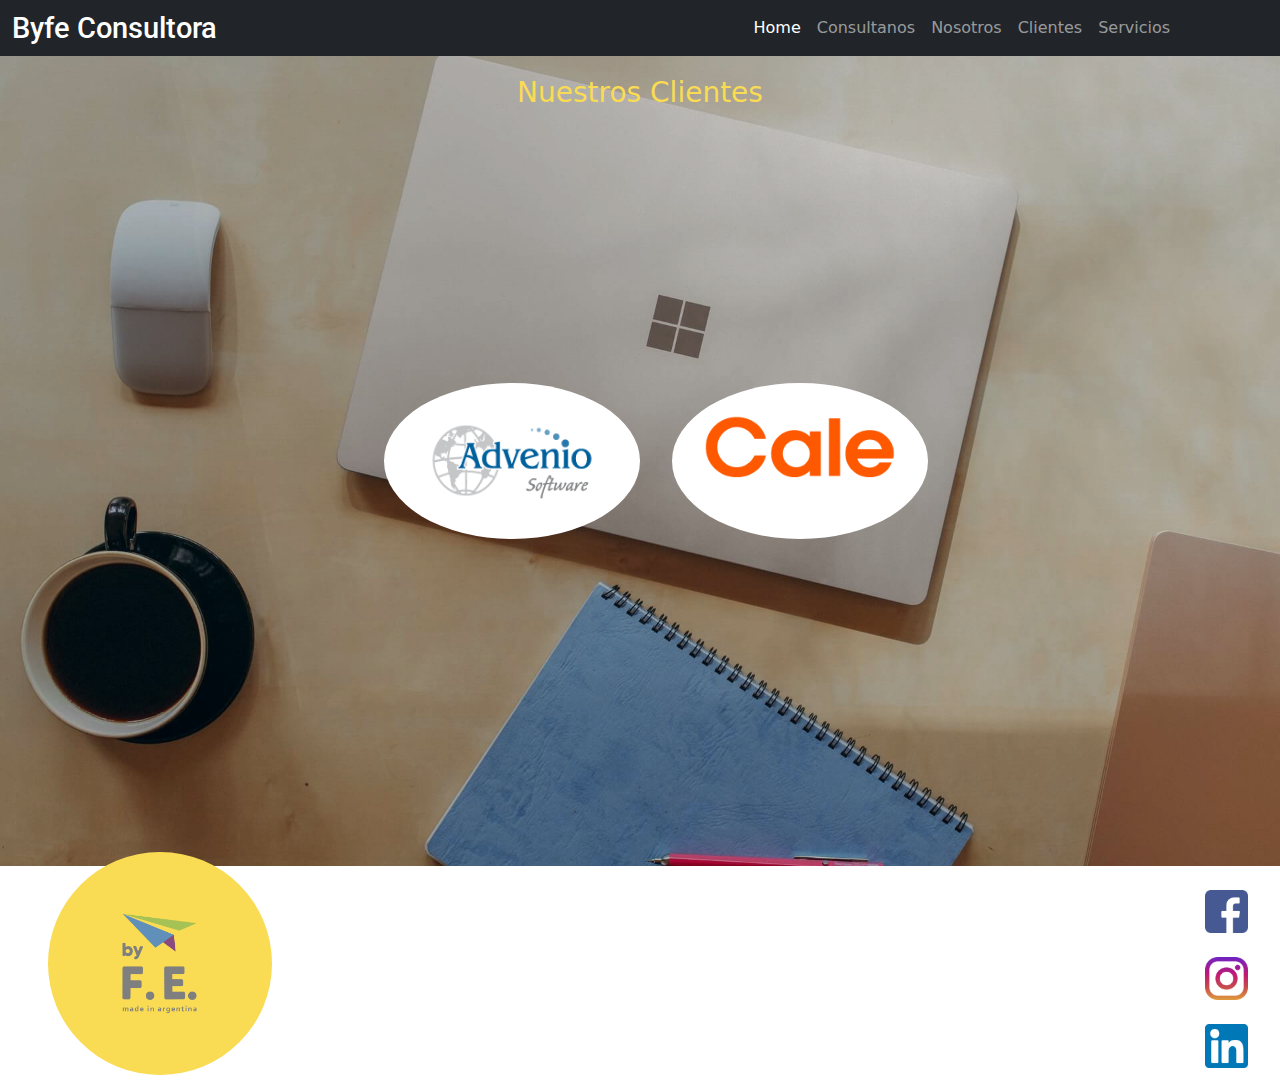
<file: clientes.html>
<!DOCTYPE html>
<html lang="es">
<head>
    <meta charset="UTF-8">
    <meta http-equiv="X-UA-Compatible" content="IE=edge">
    <meta name="viewport" content="width=device-width, initial-scale=1.0">
    <meta name="keywords" content= "asesoriamiento; migracion; viajes; emprendimiento" >
    <meta name="description" content="asesoria y gestion para radicar tu emprendimiento en cualquier parte del mundo">
    <title> Byfe Consultora Emprende en el exterior</title>
    <link rel="stylesheet" href="css/EstiloRecomp.css">
    <link rel="preconnect" href="https://fonts.gstatic.com">
    <link href="files/bootstrap-icons/bootstrap-icons.css" rel="stylesheet">
    <link href="files/bootstrap/css/bootstrap.css" rel="stylesheet">
    <link href="files/boxicons/css/boxicons.min.css" rel="stylesheet">
    <link href="https://fonts.googleapis.com/css2?family=Dela+Gothic+One&family=Roboto&display=swap" rel="stylesheet">
    <link href="https://cdn.jsdelivr.net/npm/bootstrap@5.0.0-beta3/dist/css/bootstrap.min.css" rel="stylesheet" integrity="sha384-eOJMYsd53ii+scO/bJGFsiCZc+5NDVN2yr8+0RDqr0Ql0h+rP48ckxlpbzKgwra6" crossorigin="anonymous">
    <link rel="stylesheet"  href="https://cdnjs.cloudflare.com/ajax/libs/animate.css/4.1.1/animate.min.css">
</head>
<body>
    
    <div class="containerGrid">
        <header>
            <nav class="navbar navbar-expand-lg navbar-dark bg-dark">
                <div class="container-fluid">
                    <a class="linkNav" href="index.html"> <h1 class="linkNav__titulo">Byfe Consultora</h1></a>
                    <button class="navbar-toggler" type="button" data-bs-toggle="collapse" data-bs-target="#navbarNav" aria-controls="navbarNav" aria-expanded="false" aria-label="Toggle navigation">
                    <span class="navbar-toggler-icon"></span>
                </button>
                <div class="collapse navbar-collapse" id="navbarNav">
                    <ul class="navbar-nav">
                        <li class="nav-item">
                            <a class="nav-link active" aria-current="page" href="index.html">Home</a>
                        </li>
                        <li class="nav-item">
                            <a class="nav-link" href="consultanos.html">Consultanos</a>
                        </li>
                        <li class="nav-item">
                            <a class="nav-link" href="nosotros.html">Nosotros</a>
                        </li>
                        <li class="nav-item">
                            <a class="nav-link" href="clientes.html">Clientes</a>
                        </li>
                        <li class="nav-item">
                            <a class="nav-link" href="servicios.html">Servicios</a>
                        </li>
                        </ul>
                    </div>
                </div>
            </nav>
    </header>
        <div class="banner">

            
            <div class="banner__contenido">
            
                <h3>Nuestros Clientes</h3>
                    <main class="nuestrosClientes" >
                
                        <div class="nuestrosClientes__Tarjetas"><img class="nuestrosClientes__img" src="files/Clientes/logoAdvenio.png" alt="Advenio"></div>
                        <div class="nuestrosClientes__Tarjetas"><img class="nuestrosClientes__img" src="files/Clientes/logoCale.png" alt="Cale Vial"></div>

                    </main>
            </div>

        

        </div>

        <footer class="footer">

        <ul class="footer__lista">
            <li class="footer__item"><a href="https://www.facebook.com/"><img class="footer__img" src="files/facebook.png" alt="Facebook"></a></li>
            <li class="footer__item"><a href="https://www.instagram.com/"><img class="footer__img" src="files/instagram.png" alt="instagram"></a></li>
            <li class="footer__item"><a href="https://www.linkedin.com/"><img class="footer__img" src="files/linkedin.png" alt="Linkedin"></a></li>
        </ul>

        <div class="logoFooter">

            <img class="logoFooter__img" src="files/Logo by F.E. (final) -01 (1).png" alt="">
        </div>
        
        </footer>
    </div>







    <script src="https://cdn.jsdelivr.net/npm/bootstrap@5.0.0-beta3/dist/js/bootstrap.bundle.min.js" integrity="sha384-JEW9xMcG8R+pH31jmWH6WWP0WintQrMb4s7ZOdauHnUtxwoG2vI5DkLtS3qm9Ekf" crossorigin="anonymous"></script>
</body>
</html>
</file>
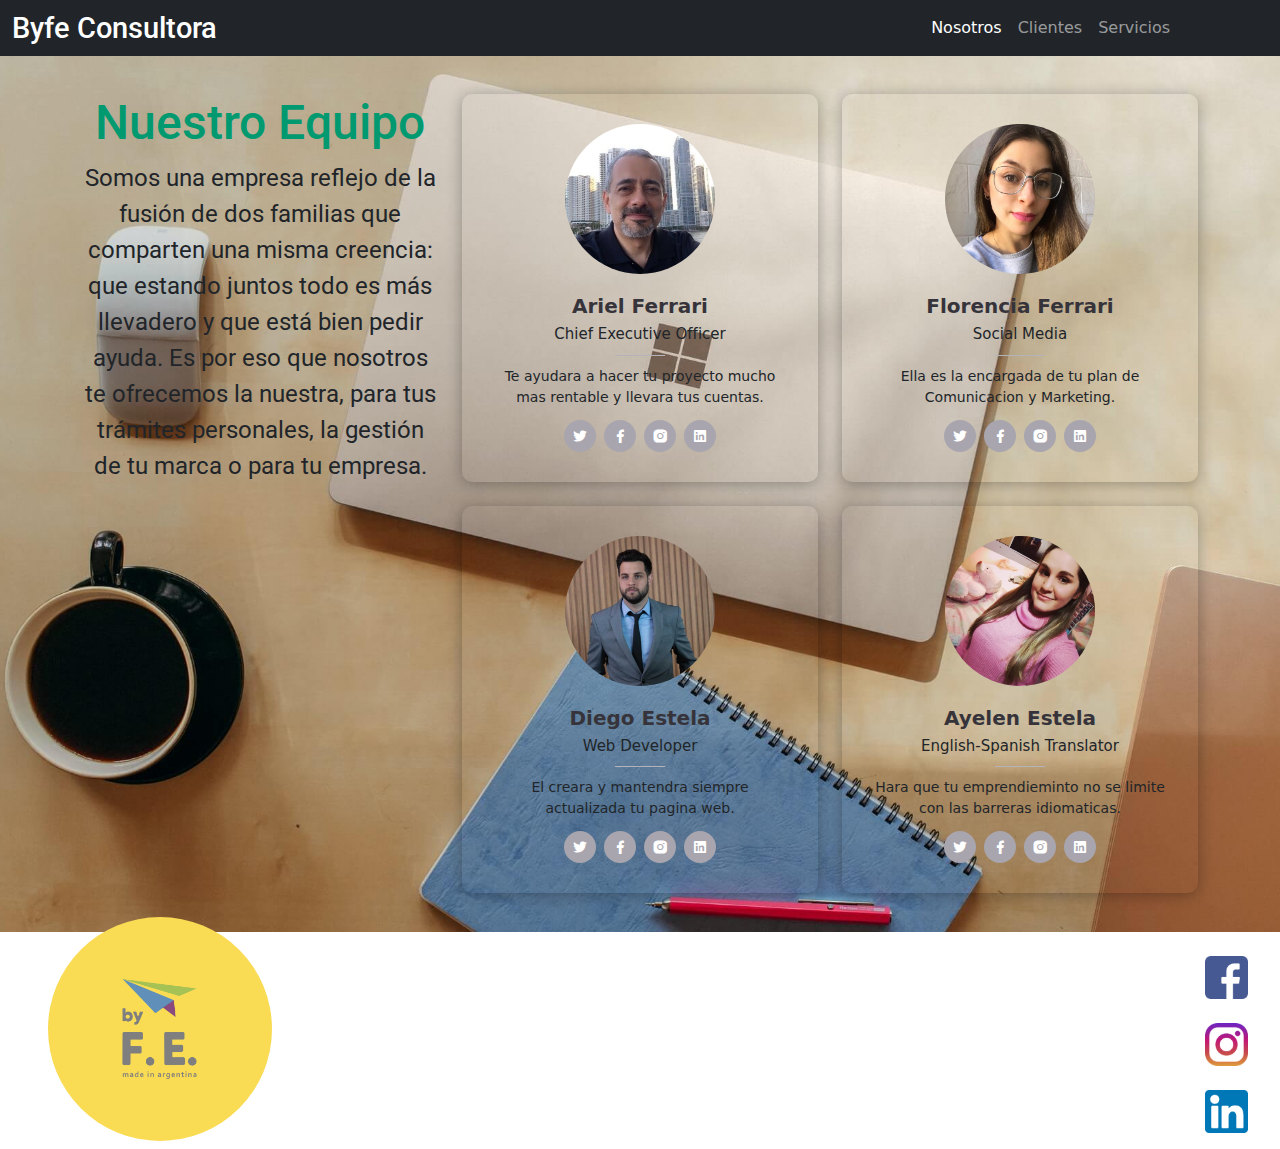
<file: nosotros.html>
<!DOCTYPE html>
<html lang="es">
<head>
  <meta charset="UTF-8">
  <meta http-equiv="X-UA-Compatible" content="IE=edge">
  <meta name="viewport" content="width=device-width, initial-scale=1.0">
  <meta name="keywords" content= "asesoriamiento; migracion; viajes; emprendimiento" >
  <meta name="description" content="asesoria y gestion para radicar tu emprendimiento en cualquier parte del mundo">
  <title> Byfe Consultora Emprende en el exterior</title>
  <link rel="stylesheet" href="css/EstiloRecomp.css">
  <link rel="preconnect" href="https://fonts.gstatic.com">
  <link href="files/bootstrap-icons/bootstrap-icons.css" rel="stylesheet">
  <link rel="stylesheet" href="files/remixicon/remixicon.css">
  <link href="files/bootstrap/css/bootstrap.css" rel="stylesheet">
  <link href="files/boxicons/css/boxicons.min.css" rel="stylesheet">
  <link href="https://fonts.googleapis.com/css2?family=Dela+Gothic+One&family=Roboto&display=swap" rel="stylesheet">
  <link href="https://cdn.jsdelivr.net/npm/bootstrap@5.0.0-beta3/dist/css/bootstrap.min.css" rel="stylesheet" integrity="sha384-eOJMYsd53ii+scO/bJGFsiCZc+5NDVN2yr8+0RDqr0Ql0h+rP48ckxlpbzKgwra6" crossorigin="anonymous">
  <link rel="stylesheet"  href="https://cdnjs.cloudflare.com/ajax/libs/animate.css/4.1.1/animate.min.css">
<body>
    
    <div class="containerGridconsul">
    
        <header>
            <nav class="navbar navbar-expand-lg navbar-dark bg-dark">
                <div class="container-fluid">
                <a class="linkNav" href="index.html"> <h1 class="linkNav__titulo">Byfe Consultora</h1></a>
                    <button class="navbar-toggler" type="button" data-bs-toggle="collapse" data-bs-target="#navbarNav" aria-controls="navbarNav" aria-expanded="false" aria-label="Toggle navigation">
                    <span class="navbar-toggler-icon"></span>
                    </button>
                    <div class="collapse navbar-collapse" id="navbarNav">
                        <ul class="navbar-nav">
                            <li class="nav-item">
                            <a class="nav-link active" aria-current="page" href="nosotros.html">Nosotros</a>
                            </li>
                            <li class="nav-item">
                            <a class="nav-link" href="clientes.html">Clientes</a>
                            </li>
                            <li class="nav-item">
                            <a class="nav-link" href="servicios.html">Servicios</a>
                            </li>
                        </ul>
                    </div>
                </div>
            </nav>
        </header>

        
        <section id="team" class="team">
            <div class="container">
      
              <div class="row">
                <div class="col-lg-4">
                  <div class="section-title" data-aos="fade-right">
                    <h2 class="tituloNosotros" >Nuestro Equipo</h2>
                    <p class="textoNosotros" >Somos una empresa reflejo de la fusión de dos familias que comparten una misma creencia: que estando juntos todo es más llevadero y que está bien pedir ayuda. Es por eso que nosotros te ofrecemos la nuestra, para tus trámites personales, la gestión de  tu marca o para tu empresa.</p>
                  </div>
                </div>
                <div class="col-lg-8">
                  <div class="row">
      
                    <div class="col-lg-6">
                      <div class="member" data-aos="zoom-in" data-aos-delay="100">
                        <div class="pic"><img src="files/Equipo/arielFerrari.jpeg" class="img-fluid" alt=""></div>
                        <div class="member-info">
                          <h4>Ariel Ferrari</h4>
                          <span>Chief Executive Officer</span>
                          <p>Te ayudara a hacer tu proyecto mucho mas rentable y llevara tus cuentas.</p>
                          <div class="social">
                            <a href=""><i class="ri-twitter-fill"></i></a>
                            <a href="https://www.facebook.com/ariel.ferrari"><i class="ri-facebook-fill"></i></a>
                            <a href="https://www.instagram.com/arielferrari/?hl=es-la"><i class="ri-instagram-fill"></i></a>
                            <a href="https://www.linkedin.com/in/ariel-horacio-ferrari-363823/"><i class="ri-linkedin-box-fill"></i> </a>
                          </div>
                        </div>
                      </div>
                    </div>
      
                    <div class="col-lg-6 mt-4 mt-lg-0">
                      <div class="member" data-aos="zoom-in" data-aos-delay="200">
                        <div class="pic"><img src="files/Equipo/florenciaFerrari.jpeg" class="img-fluid" alt=""></div>
                        <div class="member-info">
                          <h4>Florencia Ferrari</h4>
                          <span>Social Media</span>
                          <p>Ella es la encargada de tu plan de Comunicacion y Marketing.</p>
                          <div class="social">
                            <a href=""><i class="ri-twitter-fill"></i></a>
                            <a href="https://www.facebook.com/floor.ferrari"><i class="ri-facebook-fill"></i></a>
                            <a href="https://www.instagram.com/ferrarifloor/?hl=es-la"><i class="ri-instagram-fill"></i></a>
                            <a href="https://www.linkedin.com/in/florencia-agostina-ferrari-8a4248192/"> <i class="ri-linkedin-box-fill"></i> </a>
                          </div>
                        </div>
                      </div>
                    </div>
      
                    <div class="col-lg-6 mt-4">
                      <div class="member" data-aos="zoom-in" data-aos-delay="300">
                        <div class="pic"><img src="files/Equipo/diegoEstela.jpeg" class="img-fluid" alt=""></div>
                        <div class="member-info">
                          <h4>Diego Estela</h4>
                          <span>Web Developer</span>
                          <p>El creara y mantendra siempre actualizada tu pagina web.</p>
                          <div class="social">
                            <a href=""><i class="ri-twitter-fill"></i></a>
                            <a href="https://www.facebook.com/die.estela"><i class="ri-facebook-fill"></i></a>
                            <a href="https://www.instagram.com/dieestela/?hl=es-la"><i class="ri-instagram-fill"></i></a>
                            <a href="https://www.linkedin.com/in/diego-ezequiel-estela-3b42a5156/"> <i class="ri-linkedin-box-fill"></i> </a>
                          </div>
                        </div>
                      </div>
                    </div>
      
                    <div class="col-lg-6 mt-4">
                      <div class="member" data-aos="zoom-in" data-aos-delay="400">
                        <div class="pic"><img src="files/Equipo/AyelenEstela.jpeg" class="img-fluid" alt=""></div>
                        <div class="member-info">
                          <h4>Ayelen Estela</h4>
                          <span>English-Spanish Translator</span>
                          <p>Hara que tu emprendieminto no se limite con las barreras idiomaticas.</p>
                          <div class="social">
                            <a href=""><i class="ri-twitter-fill"></i></a>
                            <a href="https://www.facebook.com/Ayee.estela"><i class="ri-facebook-fill"></i></a>
                            <a href="https://www.instagram.com/shewillbelooved/?hl=es-la"><i class="ri-instagram-fill"></i></a>
                            <a href="https://www.linkedin.com/in/ayel%C3%A9n-sabrina-estela-482609165/"> <i class="ri-linkedin-box-fill"></i> </a>
                          </div>
                        </div>
                      </div>
                    </div>
      
                  </div>
      
                </div>
              </div>
      
            </div>
          </section>

        <footer class="footer">

            <ul class="footer__lista">
                <li class="footer__item"><a href="https://www.facebook.com/"><img class="footer__img" src="files/facebook.png" alt="Facebook"></a></li>
                <li class="footer__item"><a href="https://www.instagram.com/"><img class="footer__img" src="files/instagram.png" alt="instagram"></a></li>
                <li class="footer__item"><a href="https://www.linkedin.com/"><img class="footer__img" src="files/linkedin.png" alt="Linkedin"></a></li>
                </ul>

            <div class="logoFooter">

                <img class="logoFooter__img" src="files/Logo by F.E. (final) -01 (1).png" alt="">
            </div>
        
        </footer>
    </div>







    <script src="https://cdn.jsdelivr.net/npm/bootstrap@5.0.0-beta3/dist/js/bootstrap.bundle.min.js" integrity="sha384-JEW9xMcG8R+pH31jmWH6WWP0WintQrMb4s7ZOdauHnUtxwoG2vI5DkLtS3qm9Ekf" crossorigin="anonymous"></script>
</body>
</html>
</file>
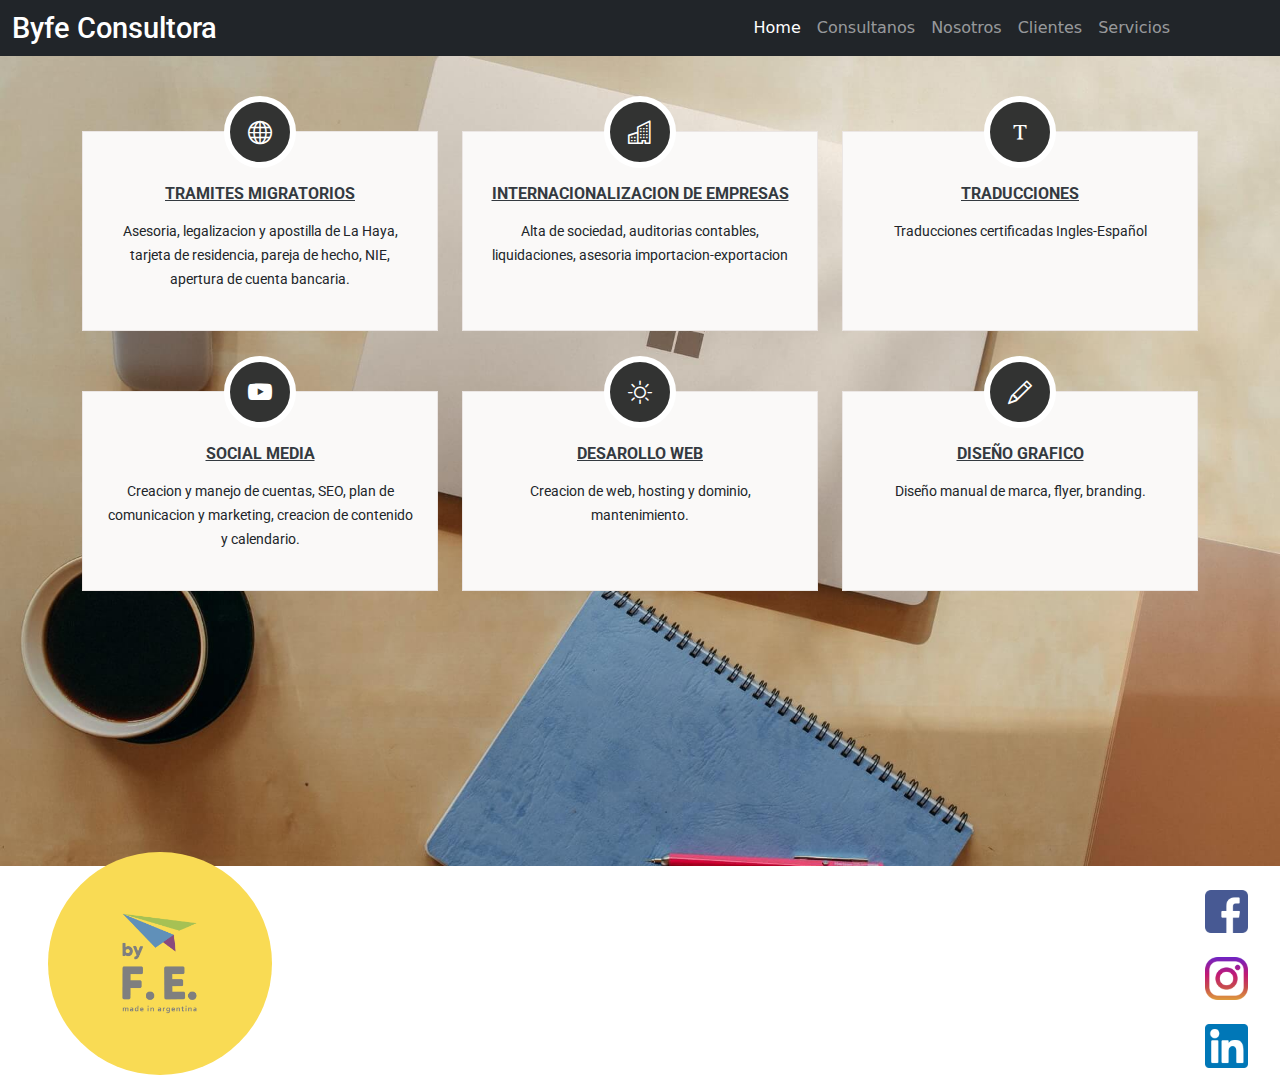
<file: servicios.html>
<!DOCTYPE html>
<html lang="es">
<head>
  <meta charset="UTF-8">
  <meta http-equiv="X-UA-Compatible" content="IE=edge">
  <meta name="viewport" content="width=device-width, initial-scale=1.0">
  <meta name="keywords" content= "asesoriamiento; migracion; viajes; emprendimiento" >
  <meta name="description" content="asesoria y gestion para radicar tu emprendimiento en cualquier parte del mundo">
  <title> Byfe Consultora Emprende en el exterior</title>
  <link rel="stylesheet" href="css/EstiloRecomp.css">
  <link rel="preconnect" href="https://fonts.gstatic.com">
  <link href="files/bootstrap-icons/bootstrap-icons.css" rel="stylesheet">
  <link href="files/bootstrap/css/bootstrap.css" rel="stylesheet">
  <link href="files/boxicons/css/boxicons.min.css" rel="stylesheet">
  <link href="https://fonts.googleapis.com/css2?family=Dela+Gothic+One&family=Roboto&display=swap" rel="stylesheet">
  <link href="https://cdn.jsdelivr.net/npm/bootstrap@5.0.0-beta3/dist/css/bootstrap.min.css" rel="stylesheet" integrity="sha384-eOJMYsd53ii+scO/bJGFsiCZc+5NDVN2yr8+0RDqr0Ql0h+rP48ckxlpbzKgwra6" crossorigin="anonymous">
  <link rel="stylesheet"  href="https://cdnjs.cloudflare.com/ajax/libs/animate.css/4.1.1/animate.min.css">
</head>
<body>
    
    <div class="containerGrid">
    
        <header>
            <nav class="navbar navbar-expand-lg navbar-dark bg-dark">
                <div class="container-fluid">
                    <a class="linkNav" href="index.html"> <h1 class="linkNav__titulo">Byfe Consultora</h1></a>
                    <button class="navbar-toggler" type="button" data-bs-toggle="collapse" data-bs-target="#navbarNav" aria-controls="navbarNav" aria-expanded="false" aria-label="Toggle navigation">
                    <span class="navbar-toggler-icon"></span>
                </button>
                <div class="collapse navbar-collapse" id="navbarNav">
                    <ul class="navbar-nav">
                    <li class="nav-item">
                      <a class="nav-link active" aria-current="page" href="index.html">Home</a>
                    </li>
                    <li class="nav-item">
                      <a class="nav-link" href="consultanos.html">Consultanos</a>
                    </li>
                        <li class="nav-item">
                        <a class="nav-link "  href="nosotros.html">Nosotros</a>
                    </li>
                    <li class="nav-item">
                        <a class="nav-link" href="clientes.html">Clientes</a>
                    </li>
                    <li class="nav-item">
                        <a class="nav-link" href="servicios.html">Servicios</a>
                    </li>
                    </ul>
                </div>
                </div>
            </nav>
        </header>
        <div class="banner">
            <section id="services" class="services">
                <div class="container">
          
                  <div class="row">
                    <div class="col-lg-4 col-md-6">
                      <div class="icon-box" data-aos="fade-up">
                        <div class="icon"><i class="bi bi-globe"></i></div>
                        <h4 class="title"><a href="">TRAMITES MiGRATORIOS</a></h4>
                        <p class="description">Asesoria, legalizacion y apostilla de La Haya, tarjeta de residencia, pareja de hecho, NIE, apertura de cuenta bancaria.</p>
                      </div>
                    </div>
                    <div class="col-lg-4 col-md-6">
                      <div class="icon-box" data-aos="fade-up" data-aos-delay="100">
                        <div class="icon"><i class="bi bi-building"></i></div>
                        <h4 class="title"><a href="">INTERNACIONALIZACION DE EMPRESAS</a></h4>
                        <p class="description">Alta de sociedad, auditorias contables, liquidaciones, asesoria importacion-exportacion</p>
                      </div>
                    </div>
                    <div class="col-lg-4 col-md-6">
                      <div class="icon-box" data-aos="fade-up" data-aos-delay="200">
                        <div class="icon"><i class="bi bi-fonts"></i></div>
                        <h4 class="title"><a href="">TRADUCCIONES</a></h4>
                        <p class="description">Traducciones certificadas Ingles-Español</p>
                      </div>
                    </div>
                    <div class="col-lg-4 col-md-6">
                      <div class="icon-box" data-aos="fade-up" data-aos-delay="200">
                        <div class="icon"><i class="bi bi-youtube"></i></div>
                        <h4 class="title"><a href="">SOCIAL MEDIA</a></h4>
                        <p class="description">Creacion y manejo de cuentas, SEO, plan de comunicacion y marketing, creacion de contenido y calendario.</p>
                      </div>
                    </div>
                    <div class="col-lg-4 col-md-6">
                      <div class="icon-box" data-aos="fade-up" data-aos-delay="300">
                        <div class="icon"><i class="bi bi-brightness-high"></i></div>
                        <h4 class="title"><a href="">Desarollo web</a></h4>
                        <p class="description">Creacion de web, hosting y dominio, mantenimiento.</p>
                      </div>
                    </div>
                    <div class="col-lg-4 col-md-6">
                      <div class="icon-box" data-aos="fade-up" data-aos-delay="400">
                        <div class="icon"><i class="bi bi-pencil"></i></div>
                        <h4 class="title"><a href="">DISEÑO GRAFICO</a></h4>
                        <p class="description">Diseño manual de marca, flyer, branding.</p>
                      </div>
                    </div>
                  </div>
          
                </div>
              </section>
        


        

        </div>

        <footer class="footer">

            <ul class="footer__lista">
                <li class="footer__item"><a href="https://www.facebook.com/"><img class="footer__img" src="files/facebook.png" alt="Facebook"></a></li>
                <li class="footer__item"><a href="https://www.instagram.com/"><img class="footer__img" src="files/instagram.png" alt="instagram"></a></li>
                <li class="footer__item"><a href="https://www.linkedin.com/"><img class="footer__img" src="files/linkedin.png" alt="Linkedin"></a></li>
                </ul>

            <div class="logoFooter">

                <img class="logoFooter__img" src="files/Logo by F.E. (final) -01 (1).png" alt="">
                
            </div>
        
        </footer>
    </div>







    <script src="https://cdn.jsdelivr.net/npm/bootstrap@5.0.0-beta3/dist/js/bootstrap.bundle.min.js" integrity="sha384-JEW9xMcG8R+pH31jmWH6WWP0WintQrMb4s7ZOdauHnUtxwoG2vI5DkLtS3qm9Ekf" crossorigin="anonymous"></script>
</body>
</html>
</file>
<file: css/EstiloRecomp.css>
.footer {
  background-color: white;
  font-size: 16px;
  position: relative;
}
.footer__lista {
  margin-top: 2sem;
}
.footer__item {
  display: grid;
  margin-top: 1.5em;
  list-style: none;
  justify-content: right;
}
.footer__img {
  margin-right: 2rem;
  width: 2.7em;
}

.logoFooter__img {
  position: absolute;
  top: -14.5em;
  width: 14em;
  margin-left: 3em;
  background-color: #f9db54;
  border-radius: 100%;
  -webkit-animation-duration: 2s;
          animation-duration: 2s;
  -webkit-animation-iteration-count: 1;
          animation-iteration-count: 1;
}
.logoFooter__parrafo {
  margin-left: 3em;
}

* {
  padding: 0%;
  margin: 0%;
  position: relative;
  font-size: 16px;
}

h3 {
  position: absolute;
  top: 20px;
  color: #f9db54;
  font-size: 3rem;
  width: 100%;
  text-align: center;
}

.nuestrosClientes {
  display: flex;
  justify-content: center;
}
.nuestrosClientes__Tarjetas {
  background-color: white;
  width: 20vw;
  margin-left: 2em;
  border-radius: 50%;
}
.nuestrosClientes__img {
  padding: 2em;
  width: 100%;
  height: 100%;
  margin: 0 auto;
}

@media (max-width: 900px) {
  .nuestrosClientes {
    display: block;
  }
  .nuestrosClientes__Tarjetas {
    margin: 0;
    width: 150px;
    margin-bottom: 2em;
    top: 50px;
    justify-content: center;
  }
}
.bannerConsul {
  display: grid;
  background-image: url(../files/fotouno.jpg);
  background-position: center;
  background-size: cover;
  -webkit-animation-name: banner;
          animation-name: banner;
}

#formularios {
  margin-top: 50px;
  margin-bottom: 50px;
  display: flex;
  justify-content: space-around;
  text-align: center;
}

.formValidacion {
  margin: 30px;
  position: relative;
  box-shadow: 0px 2px 15px rgba(0, 0, 0, 0.9);
  padding: 30px;
  border-radius: 10px;
  text-align: center;
}

.formComentario {
  margin: 30px;
  position: relative;
  box-shadow: 0px 2px 15px rgba(0, 0, 0, 0.9);
  padding: 30px;
  border-radius: 10px;
  text-align: center;
}
.formComentario__textarea {
  margin: 1em;
}

.cartaSumate {
  margin: 30px;
  align-items: center;
  position: relative;
  box-shadow: 0px 2px 15px rgba(0, 0, 0, 0.9);
  padding: 30px;
  border-radius: 10px;
  display: flex;
  justify-content: center;
}
.cartaSumate__info {
  display: flex;
  width: 100%;
}

.container {
  display: grid;
  grid-template-rows: auto auto auto;
  grid-template-areas: "nav" "banner" "footer";
}

.team {
  padding-top: 3%;
  padding-bottom: 3%;
  grid-area: banner;
  width: 100%;
  height: 100%;
  display: grid;
  background-position: center;
  background-size: cover;
  position: relative;
  background-image: url(../files/fotoUno.jpg);
}
.team .member {
  position: relative;
  box-shadow: 0px 2px 15px rgba(0, 0, 0, 0.3);
  padding: 30px;
  border-radius: 10px;
  text-align: center;
}
.team .member .pic {
  overflow: hidden;
  width: 150px;
  height: 150px;
  border-radius: 50%;
  margin: 0 auto 20px auto;
}
.team .member img {
  transition: ease-in-out 0.3s;
}

.textoNosotros {
  font-size: 1.5em;
  text-align: center;
  font-family: "Roboto", sans-serif;
}

.tituloNosotros {
  color: #009970;
  font-family: "Roboto", sans-serif;
  font-size: 3em;
  text-align: center;
}

.team .member:hover img {
  transform: scale(1.1);
}

.team .member h4 {
  font-weight: 700;
  margin-bottom: 5px;
  font-size: 20px;
  color: #36343a;
}

.team .member span {
  display: block;
  font-size: 15px;
  padding-bottom: 10px;
  position: relative;
  font-weight: 500;
}

.team .member span::after {
  content: "";
  position: absolute;
  display: block;
  width: 50px;
  height: 1px;
  background: #b5b3ba;
  bottom: 0;
  left: 50%;
  transform: translateX(-50%);
}

.team .member p {
  margin: 10px 0 0 0;
  font-size: 14px;
}

.team .member .social {
  margin-top: 12px;
  display: flex;
  align-items: center;
  justify-content: center;
}

.team .member .social a {
  transition: ease-in-out 0.3s;
  display: flex;
  align-items: center;
  justify-content: center;
  border-radius: 50px;
  width: 32px;
  height: 32px;
  background: #a8a5ae;
  text-decoration: none;
}

.team .member .social a i {
  color: #fff;
  font-size: 16px;
  margin: 0 2px;
}

.team .member .social a:hover {
  background: #76ce76;
}

.team .member .social a + a {
  margin-left: 8px;
}

.services {
  margin-top: 40px;
  font-family: "Roboto", sans-serif;
}

.services .icon-box {
  padding: 50px 20px;
  margin-top: 35px;
  margin-bottom: 25px;
  text-align: center;
  border: 1px solid #ebe6e4;
  height: 200px;
  position: relative;
  background: #faf9f8;
}

.services .icon {
  position: absolute;
  top: -36px;
  left: calc(50% - 36px);
  transition: 0.2s;
  border-radius: 50%;
  border: 6px solid #fff;
  display: flex;
  justify-content: center;
  align-items: center;
  text-align: center;
  width: 72px;
  height: 72px;
  background: #323332;
}

.services .icon i {
  color: #fff;
  font-size: 24px;
  line-height: 0;
}

.services .title {
  font-weight: 700;
  margin-bottom: 15px;
  font-size: 18px;
  text-transform: uppercase;
}

.services .title a {
  color: #343a40;
}

.services .icon-box:hover .icon {
  background: #fff;
  border: 2px solid #76ce76;
}

.services .icon-box:hover .icon i {
  color: #76ce76;
}

.services .icon-box:hover .title a {
  color: #76ce76;
}

.services .description {
  line-height: 24px;
  font-size: 14px;
}

* {
  margin: 0%;
  padding: 0%;
}

.linkNav {
  text-decoration: none;
}
.linkNav__titulo {
  margin: 0%;
  height: 100%;
  font-size: 1.8em;
  font-family: "Roboto", sans-serif;
  color: white;
  text-align: justify;
  align-items: center;
}
.linkNav__titulo:hover {
  color: #f9db54;
}

.containerGrid {
  display: grid;
  grid-template-rows: auto 90vh auto;
  grid-template-areas: "nav" "banner" "footer";
}

.containerGridconsul {
  display: grid;
  grid-template-rows: auto auto auto;
  grid-template-areas: "nav" "banner" "footer";
}

.navbar-nav {
  width: 100%;
  justify-content: flex-end;
  padding-right: 10vh;
}

.banner {
  grid-area: banner;
  width: 100%;
  height: 100%;
  display: grid;
  background-position: center;
  background-size: cover;
  position: relative;
  -webkit-animation-name: banner;
          animation-name: banner;
  -webkit-animation-duration: 60s;
          animation-duration: 60s;
  -webkit-animation-iteration-count: infinite;
          animation-iteration-count: infinite;
  background-image: url(../files/fotoUno.jpg);
}
.banner__contenido {
  background-color: rgba(0, 20, 44, 0.2);
  display: flex;
  flex-direction: column;
  justify-content: center;
  align-items: center;
}
.banner__titulo {
  font-family: "Roboto", sans-serif;
  color: #f9db54;
}
.banner__boton {
  margin-top: 2em;
}
.banner__link {
  text-decoration: none;
  color: #f9db54;
}
.banner__link:hover {
  color: #700a70;
}

@-webkit-keyframes banner {
  25% {
    background-image: url(../files/fotoDos.jpg);
  }
  50% {
    background-image: url(../files/fotoTres.jpg);
  }
  75% {
    background-image: url(../files/fotoCuatro.jpg);
  }
}

@keyframes banner {
  25% {
    background-image: url(../files/fotoDos.jpg);
  }
  50% {
    background-image: url(../files/fotoTres.jpg);
  }
  75% {
    background-image: url(../files/fotoCuatro.jpg);
  }
}
</file>
